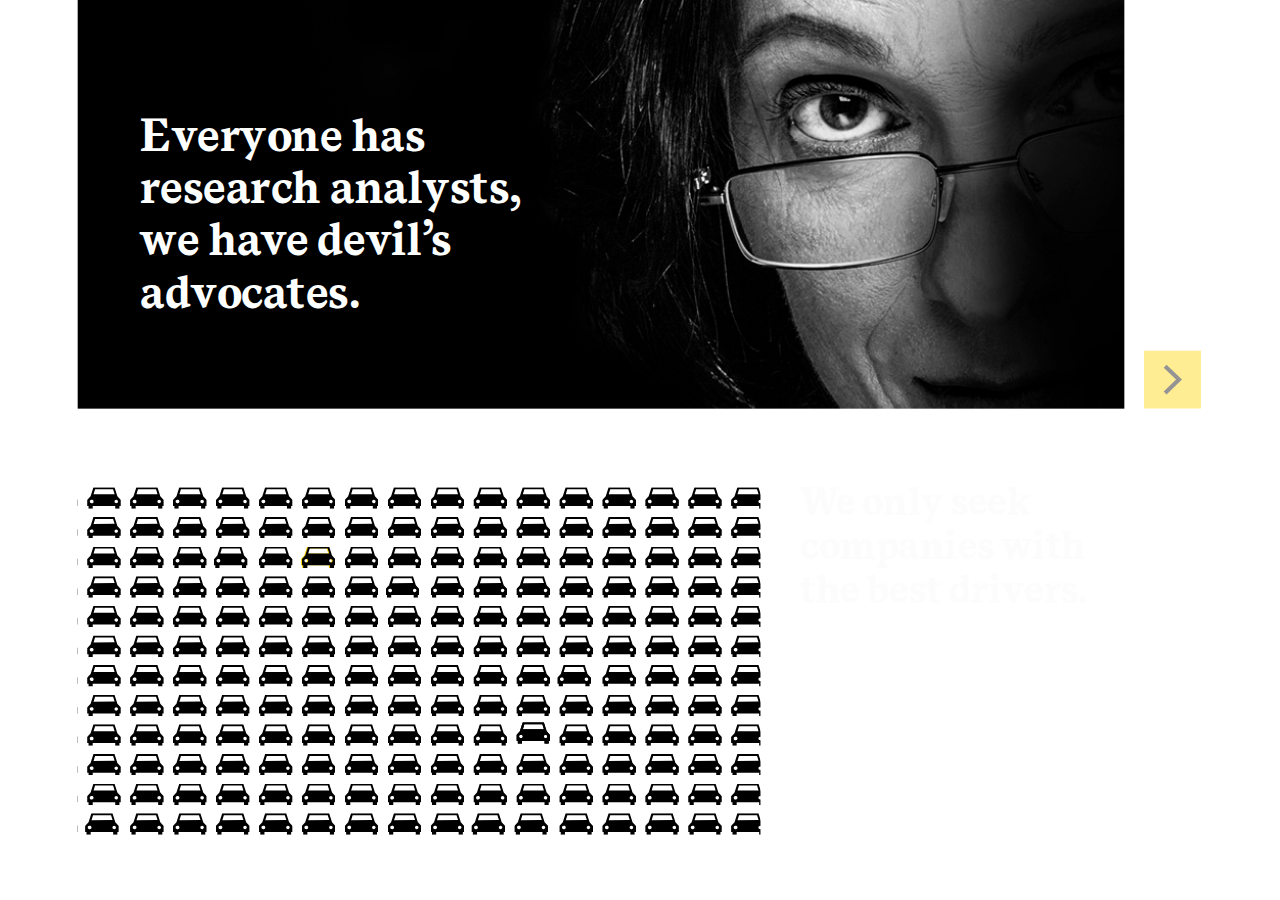
<file: index.html>
<!DOCTYPE html>
<html>
  <head>
	<meta http-equiv="Content-Type" content="text/html; charset=utf-8" />
	<meta http-equiv="X-UA-Compatible" content="chrome=1,IE=edge" />
	<title>index</title>
	<style>
		html {
			height:100%;
		}
		body {
			background-color:#FFF;
			margin:0;
			height:100%;
		}
	</style>
	<!-- copy these lines to your document head: -->

	<meta name="viewport" content="user-scalable=yes, width=1175" />
	<style>
@font-face {
    font-family: 'Vontobel Serif';
    src: url('index.hyperesources/VontobelSerif-Bold.woff2') format('woff2'),
        url('index.hyperesources/VontobelSerif-Bold.woff') format('woff');
    font-weight: normal;
    font-style: normal;
    font-display: swap;
}
</style>

	<!-- end copy -->
  </head>
  <body>
	<!-- copy these lines to your document: -->

	<div id="index_hype_container" class="HYPE_document" style="margin:auto;position:relative;width:100%;height:100%;overflow:hidden;">
		<script type="text/javascript" charset="utf-8" src="index.hyperesources/index_hype_generated_script.js?85138"></script>
	</div>

	<!-- end copy -->
	


	<!-- text content for search engines: -->

	<div style="display:none" aria-hidden=true>

		<div></div>
		<div>Only the most sustainable businesses
make it.</div>
		<div>Our investment approach is simple: would we want to own this business?</div>
		<div>Look hard enough and quality emerges.</div>
		<div>Data shows information, detective work reveals truth.</div>
		<div>1
</div>
		<div>3
</div>
		<div>5
</div>
		<div>7
</div>
		<div>4
</div>
		<div>%</div>
		<div>8
</div>
		<div>of listed companies are good enough to get into our portfolio.</div>
		<div>0
</div>
		<div>2
</div>
		<div>6
</div>
		<div>9
</div>
		<div>Elon’s biggest challenge isn’t landing on Mars, it’s landing in our portfolio.</div>
		<div>We only seek companies with the best drivers.</div>
		<div>Everyone has research analysts, we have devil’s advocates.</div>

	</div>

	<!-- end text content: -->

  </body>
</html>
</file>
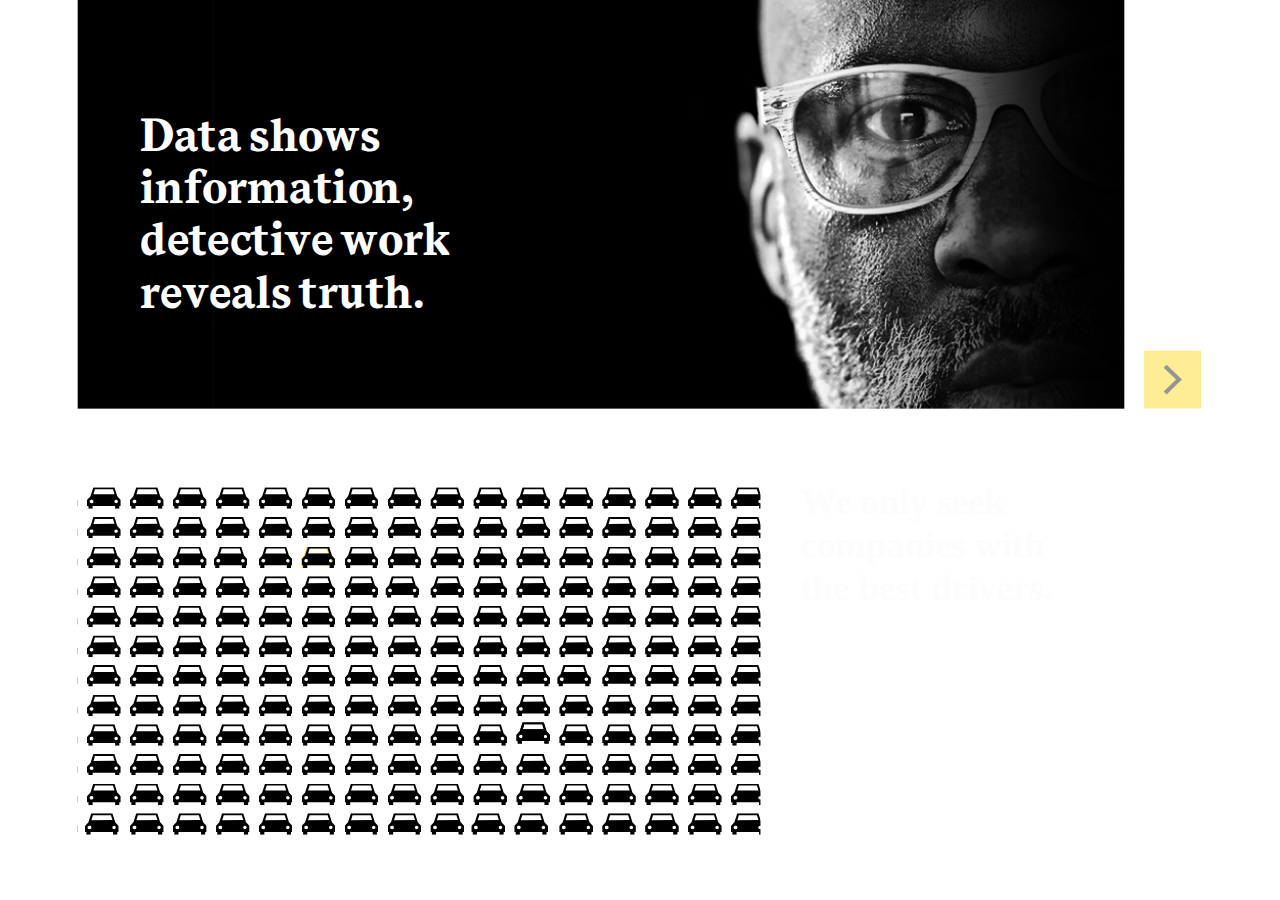
<file: Ultima Nav.html>
<!DOCTYPE html>
<html>
  <head>
	<meta http-equiv="Content-Type" content="text/html; charset=utf-8" />
	<meta http-equiv="X-UA-Compatible" content="chrome=1,IE=edge" />
	<title>Ultima Nav</title>
	<style>
		html {
			height:100%;
		}
		body {
			background-color:#FFF;
			margin:0;
			height:100%;
		}
	</style>
	<!-- copy these lines to your document head: -->

	<meta name="viewport" content="user-scalable=yes, width=1175" />
	<style>
@font-face {
    font-family: 'Vontobel Serif';
    src: url('Ultima%20Nav.hyperesources/VontobelSerif-Bold.woff2') format('woff2'),
        url('Ultima%20Nav.hyperesources/VontobelSerif-Bold.woff') format('woff');
    font-weight: normal;
    font-style: normal;
    font-display: swap;
}
</style>

	<!-- end copy -->
  </head>
  <body>
	<!-- copy these lines to your document: -->

	<div id="ultimanav_hype_container" class="HYPE_document" style="margin:auto;position:relative;width:100%;height:100%;overflow:hidden;">
		<script type="text/javascript" charset="utf-8" src="Ultima%20Nav.hyperesources/ultimanav_hype_generated_script.js?97609"></script>
	</div>

	<!-- end copy -->
	


	<!-- text content for search engines: -->

	<div style="display:none" aria-hidden=true>

		<div></div>
		<div>Only the most sustainable businesses
make it.</div>
		<div>Elon’s biggest challenge isn’t landing on Mars, it’s landing in our portfolio.</div>
		<div>Look hard enough and quality emerges.</div>
		<div>Everyone has research analysts, we have devil’s advocates.
</div>
		<div>1
</div>
		<div>3
</div>
		<div>5
</div>
		<div>7
</div>
		<div>4
</div>
		<div>%</div>
		<div>8
</div>
		<div>of listed companies are good enough to get into our portfolio.
</div>
		<div>0
</div>
		<div>2
</div>
		<div>6
</div>
		<div>9
</div>
		<div>Our investment approach is simple: would we want to own this business?
</div>
		<div>We only seek companies with the best drivers.
</div>
		<div>Data shows information, detective work reveals truth.
</div>

	</div>

	<!-- end text content: -->

  </body>
</html>
</file>
